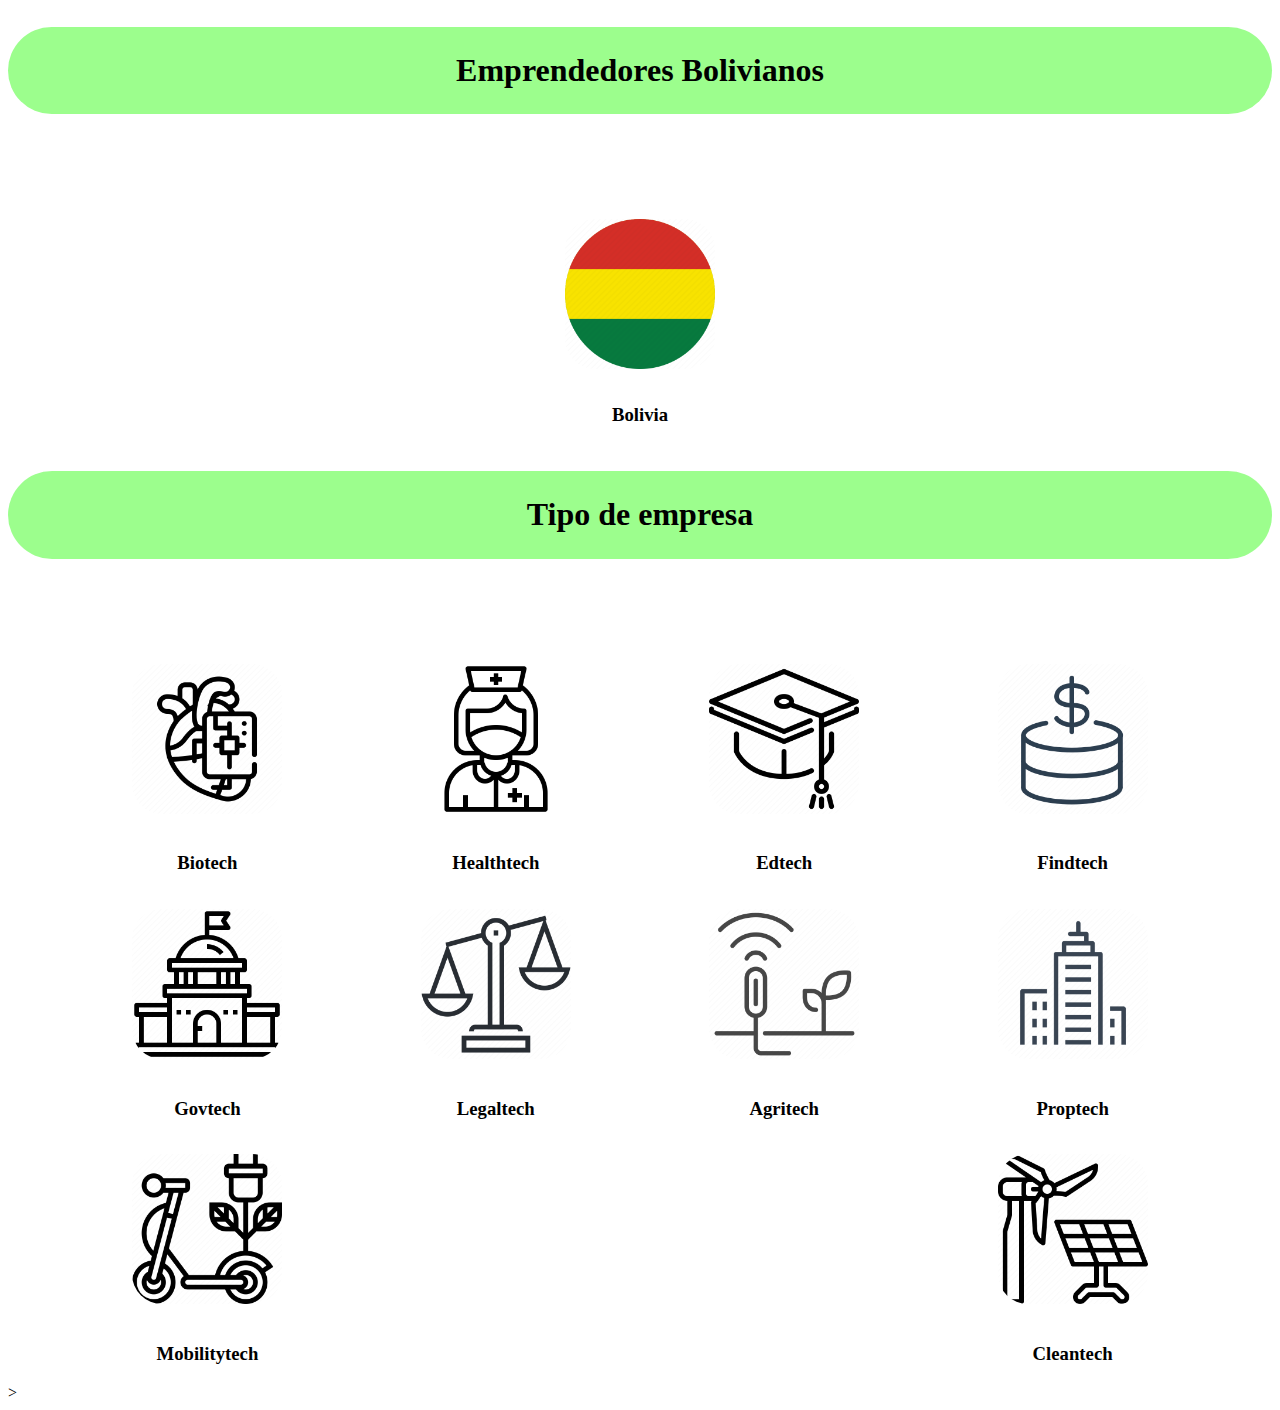
<file: Emprendebolivia.html>
<!DOCTYPE html>
<html lang="en">
<head>
    <meta charset="UTF-8">
    <meta name="viewport" content="width=device-width, initial-scale=1.0">
    <title>Document</title>
    <link rel="stylesheet" href="emprendebolivia.css">
    <link rel="shortcut icon" href="favicon.ico" type="image/x-icon">
    <link rel="stylesheet" href="https://cdn.jsdelivr.net/npm/bootstrap-icons@1.11.1/font/bootstrap-icons.css">
</head>
<body>
   <main>
    <section class="container about" >
        <h2 class="subtitle"> Emprendedores Bolivianos</h2>
    
        <div class="about__main">
            <article class="about__icons">
               <img src="bolivi.png" class="about__icon" > 
                <h3 class="about__title"> Bolivia</h3>
            </article>
        </div>
    </section>

    <section class="container about" >
        <h2 class="subtitle"> Tipo de empresa</h2>
    
        <div class="about__main">
            <article class="about__icons">
                <a  href="EmprendePeru.html" target="_blank" ><img src="biotech.png" class="about__icon" > </a>
                <h3 class="about__title"> Biotech</h3>
            </article>
            <article class="about__icons">
                <a  href="EmprendePeru.html" target="_blank" >   <img src="healtech.png" target="_blank"  class="about__icon" ></a> 
                <h3 class="about__title"> Healthtech</h3>
            </article>
            <article class="about__icons">
                <a  href="EmprendePeru.html" target="_blank" > <img src="edtech.png" target="_blank"  class="about__icon" ></a> 
                <h3 class="about__title"> Edtech</h3>
            </article>
            <article class="about__icons">
                <a  href="EmprendePeru.html" target="_blank" > <img src="fintech.png" target="_blank"  class="about__icon" ></a> 
                <h3 class="about__title"> Findtech</h3>
            </article>
            <article class="about__icons" >
                <a  href="EmprendePeru.html" target="_blank" > <img src="govtech.png"  class="about__icon" ></a> 
                <h3 class="about__title">Govtech</h3>
            </article>
            <article class="about__icons" >
                <a  href="EmprendePeru.html" target="_blank" > <img src="legaltech2.png"  class="about__icon" ></a> 
                <h3 class="about__title">Legaltech</h3>
            </article>
            <article class="about__icons">
                <a  href="EmprendePeru.html" target="_blank" >  <img src="agritech.png" target="_blank"  class="about__icon" ></a> 
                <h3 class="about__title"> Agritech</h3>
            </article>
            <article class="about__icons">
                <a  href="EmprendePeru.html" target="_blank" ><img src="building.png" target="_blank"  class="about__icon" >  </a> 
                <h3 class="about__title"> Proptech</h3>
            </article>
      

            <article class="about__icons" >
                <a  href="EmprendePeru.html" target="_blank" >  <img src="mobility.png"  class="about__icon" ></a>
                <h3 class="about__title">Mobilitytech</h3>
            </article>
            <article class="about__icons">
                   
                <h3 class="about__title"></h3>
            </article>
            <article class="about__icons">
                   
                <h3 class="about__title"></h3>
            </article>
            <article class="about__icons" >
                <a  href="EmprendePeru.html" target="_blank" >   <img src="cleantech.png"  class="about__icon" > </a>
                <h3 class="about__title">Cleantech</h3>
            </article>
        </div>
    </section>

  
   </main>>
</body>
</html>
</file>
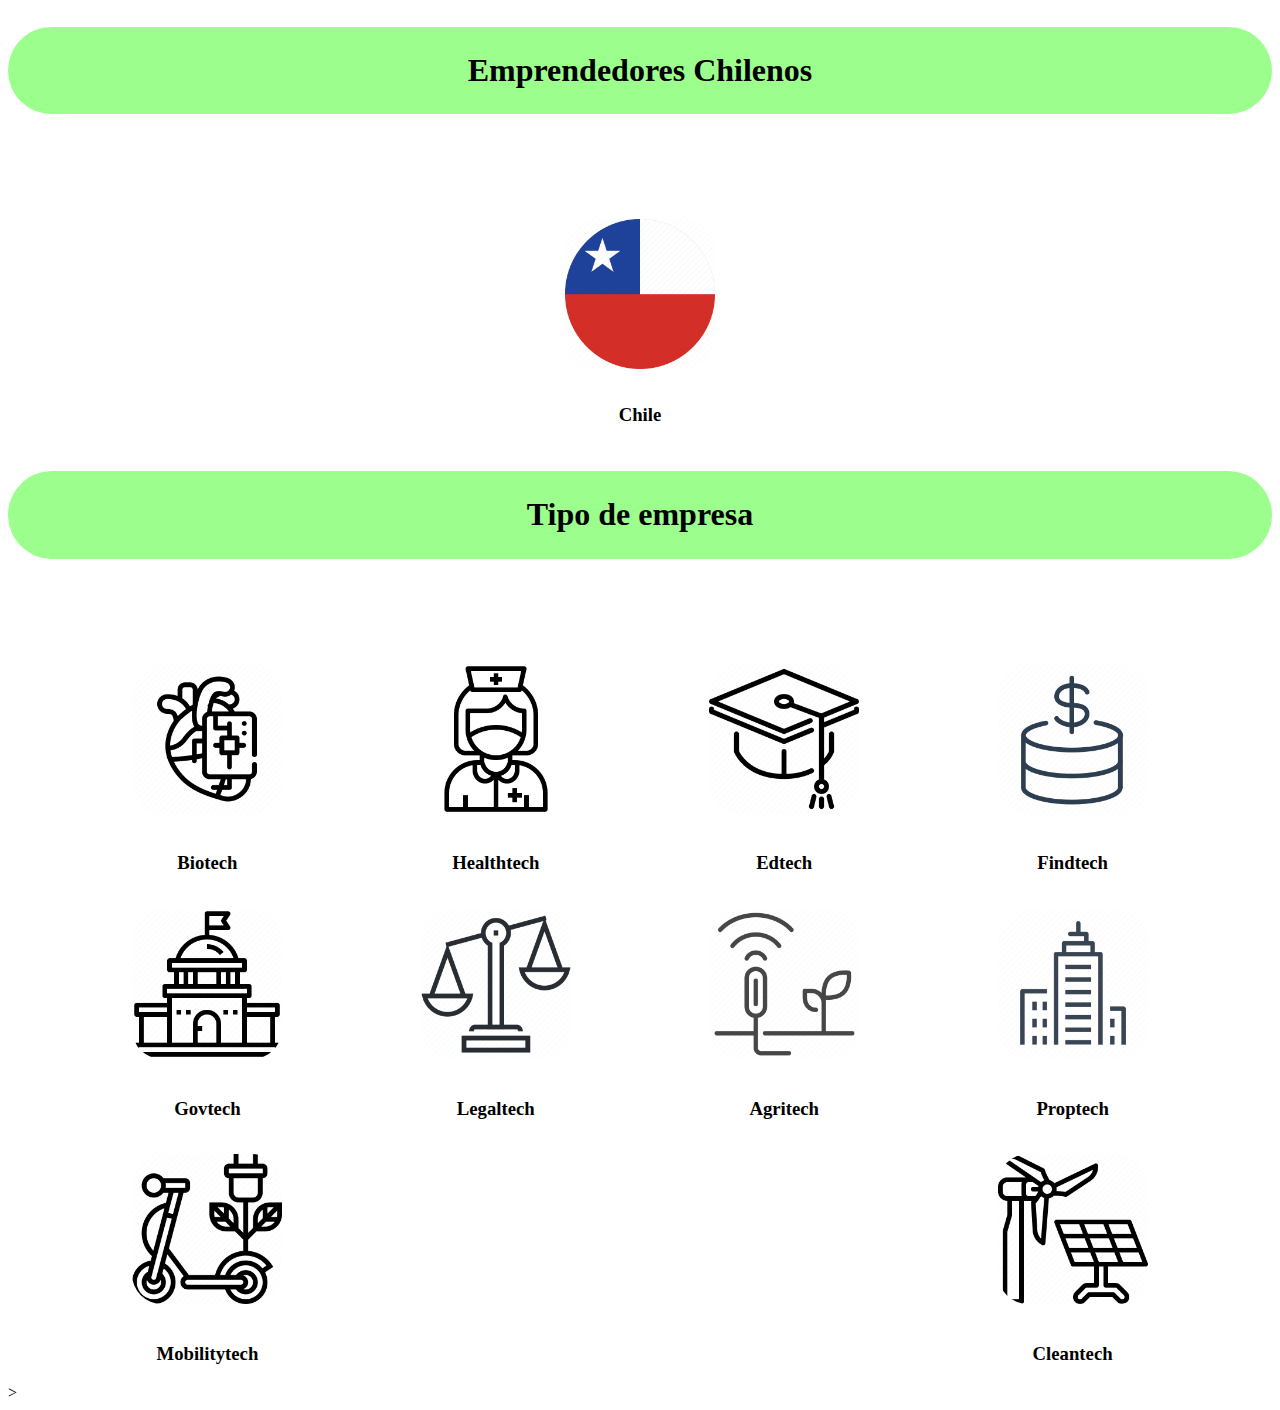
<file: Emprendechile.html>
<!DOCTYPE html>
<html lang="en">
<head>
    <meta charset="UTF-8">
    <meta name="viewport" content="width=device-width, initial-scale=1.0">
    <title>Document</title>
    <link rel="stylesheet" href="emprendechile.css">
    <link rel="shortcut icon" href="favicon.ico" type="image/x-icon">
    <link rel="stylesheet" href="https://cdn.jsdelivr.net/npm/bootstrap-icons@1.11.1/font/bootstrap-icons.css">
</head>
<body>
   <main>
    <section class="container about" >
        <h2 class="subtitle"> Emprendedores Chilenos</h2>
    
        <div class="about__main">
            <article class="about__icons">
               <img src="chile1.png"  class="about__icon" > 
                <h3 class="about__title"> Chile </h3>
            </article>
        </div>
    </section>

    <section class="container about" >
        <h2 class="subtitle"> Tipo de empresa</h2>
    
        <div class="about__main">
            <article class="about__icons">
                <a  href="EmprendePeru.html" target="_blank" ><img src="biotech.png" class="about__icon" > </a>
                <h3 class="about__title"> Biotech</h3>
            </article>
            <article class="about__icons">
                <a  href="EmprendePeru.html" target="_blank" >   <img src="healtech.png" target="_blank"  class="about__icon" ></a> 
                <h3 class="about__title"> Healthtech</h3>
            </article>
            <article class="about__icons">
                <a  href="EmprendePeru.html" target="_blank" > <img src="edtech.png" target="_blank"  class="about__icon" ></a> 
                <h3 class="about__title"> Edtech</h3>
            </article>
            <article class="about__icons">
                <a  href="EmprendePeru.html" target="_blank" > <img src="fintech.png" target="_blank"  class="about__icon" ></a> 
                <h3 class="about__title"> Findtech</h3>
            </article>
            <article class="about__icons" >
                <a  href="EmprendePeru.html" target="_blank" > <img src="govtech.png"  class="about__icon" ></a> 
                <h3 class="about__title">Govtech</h3>
            </article>
            <article class="about__icons" >
                <a  href="EmprendePeru.html" target="_blank" > <img src="legaltech2.png"  class="about__icon" ></a> 
                <h3 class="about__title">Legaltech</h3>
            </article>
            <article class="about__icons">
                <a  href="EmprendePeru.html" target="_blank" >  <img src="agritech.png" target="_blank"  class="about__icon" ></a> 
                <h3 class="about__title"> Agritech</h3>
            </article>
            <article class="about__icons">
                <a  href="EmprendePeru.html" target="_blank" ><img src="building.png" target="_blank"  class="about__icon" >  </a> 
                <h3 class="about__title"> Proptech</h3>
            </article>
      

            <article class="about__icons" >
                <a  href="EmprendePeru.html" target="_blank" >  <img src="mobility.png"  class="about__icon" ></a>
                <h3 class="about__title">Mobilitytech</h3>
            </article>
            <article class="about__icons">
                   
                <h3 class="about__title"></h3>
            </article>
            <article class="about__icons">
                   
                <h3 class="about__title"></h3>
            </article>
            <article class="about__icons" >
                <a  href="EmprendePeru.html" target="_blank" >   <img src="cleantech.png"  class="about__icon" > </a>
                <h3 class="about__title">Cleantech</h3>
            </article>
        </div>
    </section>

  
   </main>>
</body>
</html>
</file>
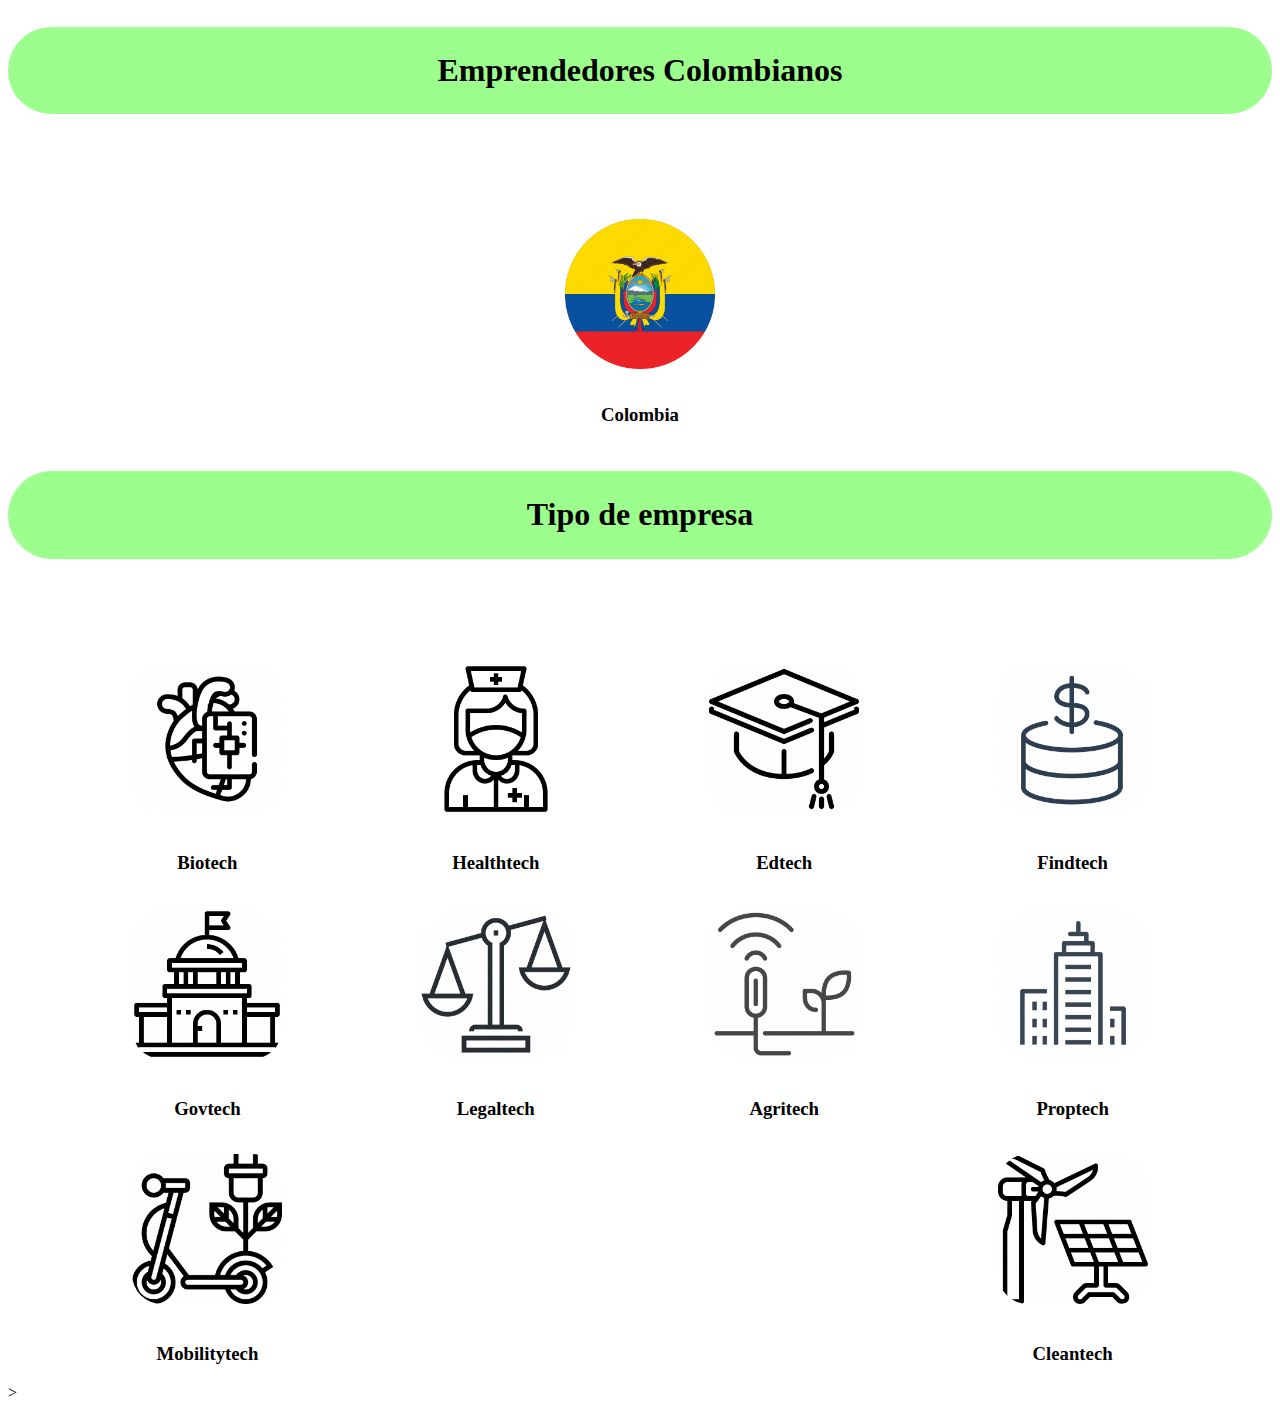
<file: Emprendecolombia.html>
<!DOCTYPE html>
<html lang="en">
<head>
    <meta charset="UTF-8">
    <meta name="viewport" content="width=device-width, initial-scale=1.0">
    <title>Document</title>
    <link rel="stylesheet" href="emprendecolombia.css">
    <link rel="shortcut icon" href="favicon.ico" type="image/x-icon">
    <link rel="stylesheet" href="https://cdn.jsdelivr.net/npm/bootstrap-icons@1.11.1/font/bootstrap-icons.css">
</head>
<body>
   <main>
    <section class="container about" >
        <h2 class="subtitle"> Emprendedores Colombianos</h2>
    
        <div class="about__main">
            <article class="about__icons">
               <img src="colombia1.png" class="about__icon" > 
                <h3 class="about__title"> Colombia</h3>
            </article>
        </div>
    </section>

    <section class="container about" >
        <h2 class="subtitle"> Tipo de empresa</h2>
    
        <div class="about__main">
            <article class="about__icons">
                <a  href="EmprendePeru.html" target="_blank" ><img src="biotech.png" class="about__icon" > </a>
                <h3 class="about__title"> Biotech</h3>
            </article>
            <article class="about__icons">
                <a  href="EmprendePeru.html" target="_blank" >   <img src="healtech.png" target="_blank"  class="about__icon" ></a> 
                <h3 class="about__title"> Healthtech</h3>
            </article>
            <article class="about__icons">
                <a  href="EmprendePeru.html" target="_blank" > <img src="edtech.png" target="_blank"  class="about__icon" ></a> 
                <h3 class="about__title"> Edtech</h3>
            </article>
            <article class="about__icons">
                <a  href="EmprendePeru.html" target="_blank" > <img src="fintech.png" target="_blank"  class="about__icon" ></a> 
                <h3 class="about__title"> Findtech</h3>
            </article>
            <article class="about__icons" >
                <a  href="EmprendePeru.html" target="_blank" > <img src="govtech.png"  class="about__icon" ></a> 
                <h3 class="about__title">Govtech</h3>
            </article>
            <article class="about__icons" >
                <a  href="EmprendePeru.html" target="_blank" > <img src="legaltech2.png"  class="about__icon" ></a> 
                <h3 class="about__title">Legaltech</h3>
            </article>
            <article class="about__icons">
                <a  href="EmprendePeru.html" target="_blank" >  <img src="agritech.png" target="_blank"  class="about__icon" ></a> 
                <h3 class="about__title"> Agritech</h3>
            </article>
            <article class="about__icons">
                <a  href="EmprendePeru.html" target="_blank" ><img src="building.png" target="_blank"  class="about__icon" >  </a> 
                <h3 class="about__title"> Proptech</h3>
            </article>
      

            <article class="about__icons" >
                <a  href="EmprendePeru.html" target="_blank" >  <img src="mobility.png"  class="about__icon" ></a>
                <h3 class="about__title">Mobilitytech</h3>
            </article>
            <article class="about__icons">
                   
                <h3 class="about__title"></h3>
            </article>
            <article class="about__icons">
                   
                <h3 class="about__title"></h3>
            </article>
            <article class="about__icons" >
                <a  href="EmprendePeru.html" target="_blank" >   <img src="cleantech.png"  class="about__icon" > </a>
                <h3 class="about__title">Cleantech</h3>
            </article>
        </div>
    </section>

  
   </main>>
</body>
</html>
</file>
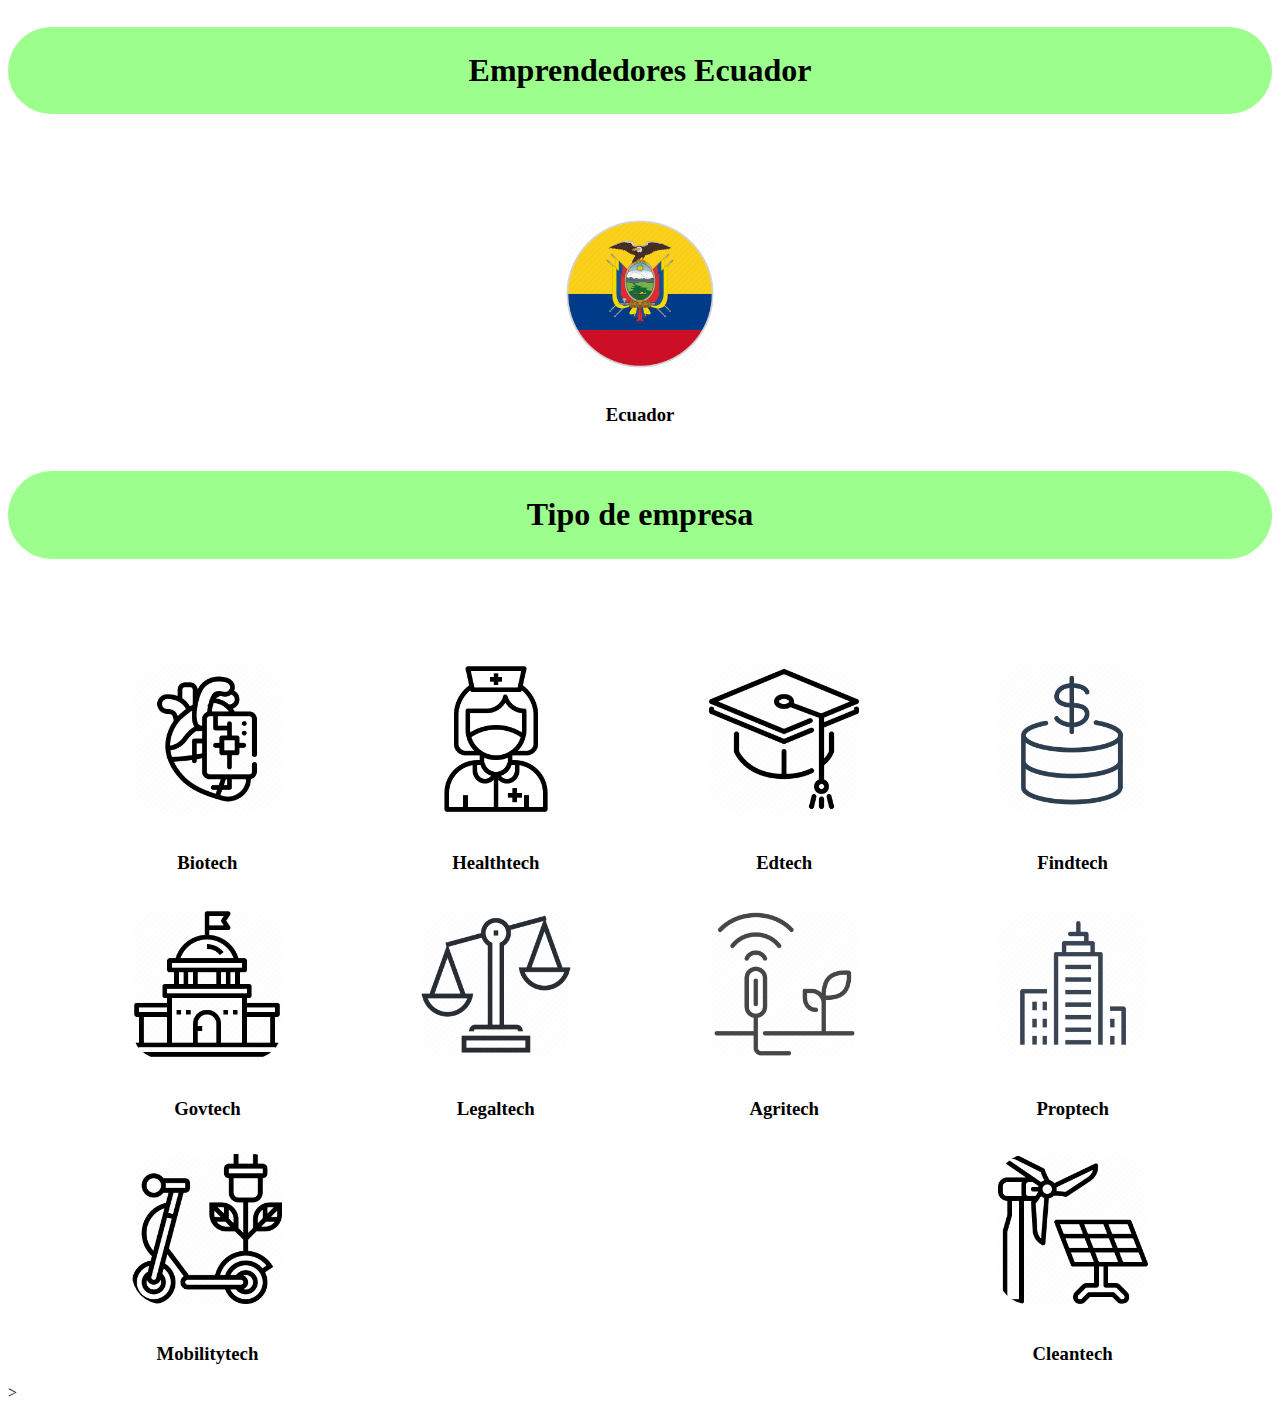
<file: EmprendeEcuador.html>
<!DOCTYPE html>
<html lang="en">
<head>
    <meta charset="UTF-8">
    <meta name="viewport" content="width=device-width, initial-scale=1.0">
    <title>Document</title>
    <link rel="stylesheet" href="emprendeEcuador.css">
    <link rel="shortcut icon" href="favicon.ico" type="image/x-icon">
    <link rel="stylesheet" href="https://cdn.jsdelivr.net/npm/bootstrap-icons@1.11.1/font/bootstrap-icons.css">
</head>
<body>
   <main>
    <section class="container about" >
        <h2 class="subtitle"> Emprendedores Ecuador</h2>
    
        <div class="about__main">
            <article class="about__icons">
               <img src="ecuaddor1.png" class="about__icon" > 
                <h3 class="about__title"> Ecuador</h3>
            </article>
        </div>
    </section>

    <section class="container about" >
        <h2 class="subtitle"> Tipo de empresa</h2>
    
        <div class="about__main">
            <article class="about__icons">
                <a  href="EmprendePeru.html" target="_blank" ><img src="biotech.png" class="about__icon" > </a>
                <h3 class="about__title"> Biotech</h3>
            </article>
            <article class="about__icons">
                <a  href="EmprendePeru.html" target="_blank" >   <img src="healtech.png" target="_blank"  class="about__icon" ></a> 
                <h3 class="about__title"> Healthtech</h3>
            </article>
            <article class="about__icons">
                <a  href="EmprendePeru.html" target="_blank" > <img src="edtech.png" target="_blank"  class="about__icon" ></a> 
                <h3 class="about__title"> Edtech</h3>
            </article>
            <article class="about__icons">
                <a  href="EmprendePeru.html" target="_blank" > <img src="fintech.png" target="_blank"  class="about__icon" ></a> 
                <h3 class="about__title"> Findtech</h3>
            </article>
            <article class="about__icons" >
                <a  href="EmprendePeru.html" target="_blank" > <img src="govtech.png"  class="about__icon" ></a> 
                <h3 class="about__title">Govtech</h3>
            </article>
            <article class="about__icons" >
                <a  href="EmprendePeru.html" target="_blank" > <img src="legaltech2.png"  class="about__icon" ></a> 
                <h3 class="about__title">Legaltech</h3>
            </article>
            <article class="about__icons">
                <a  href="EmprendePeru.html" target="_blank" >  <img src="agritech.png" target="_blank"  class="about__icon" ></a> 
                <h3 class="about__title"> Agritech</h3>
            </article>
            <article class="about__icons">
                <a  href="EmprendePeru.html" target="_blank" ><img src="building.png" target="_blank"  class="about__icon" >  </a> 
                <h3 class="about__title"> Proptech</h3>
            </article>
      

            <article class="about__icons" >
                <a  href="EmprendePeru.html" target="_blank" >  <img src="mobility.png"  class="about__icon" ></a>
                <h3 class="about__title">Mobilitytech</h3>
            </article>
            <article class="about__icons">
                   
                <h3 class="about__title"></h3>
            </article>
            <article class="about__icons">
                   
                <h3 class="about__title"></h3>
            </article>
            <article class="about__icons" >
                <a  href="EmprendePeru.html" target="_blank" >   <img src="cleantech.png"  class="about__icon" > </a>
                <h3 class="about__title">Cleantech</h3>
            </article>
        </div>
    </section>

  
   </main>>
</body>
</html>
</file>
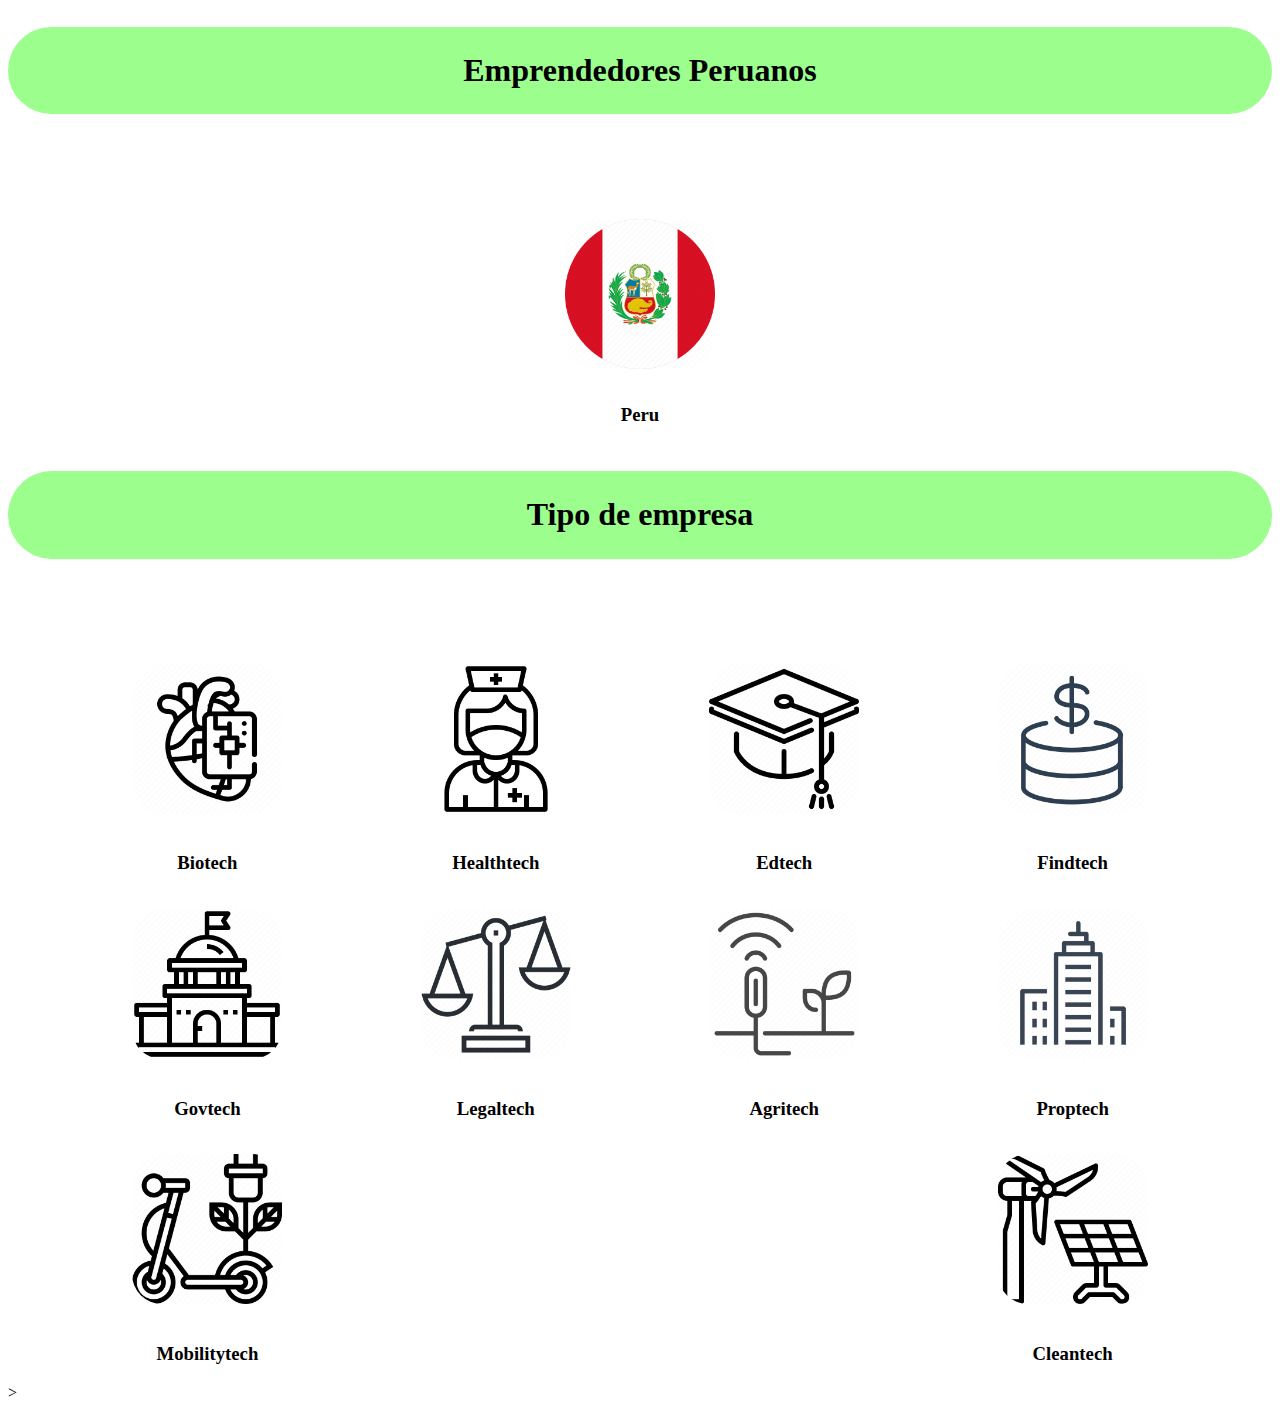
<file: EmprendePeru.html>
<!DOCTYPE html>
<html lang="en">
<head>
    <meta charset="UTF-8">
    <meta name="viewport" content="width=device-width, initial-scale=1.0">
    <title>Document</title>
    <link rel="stylesheet" href="emprendePeru.css">
    <link rel="shortcut icon" href="favicon.ico" type="image/x-icon">
    <link rel="stylesheet" href="https://cdn.jsdelivr.net/npm/bootstrap-icons@1.11.1/font/bootstrap-icons.css">
</head>
<body>
   <main>
    <section class="container about" >
        <h2 class="subtitle"> Emprendedores Peruanos</h2>
    
        <div class="about__main">
            <article class="about__icons">
               <img src="peru1.png" class="about__icon" > 
                <h3 class="about__title"> Peru</h3>
            </article>
        </div>
    </section>

    <section class="container about" >
        <h2 class="subtitle"> Tipo de empresa</h2>
    
        <div class="about__main">
            <article class="about__icons">
                <a  href="EmprendePeru.html" target="_blank" ><img src="biotech.png" class="about__icon" > </a>
                <h3 class="about__title"> Biotech</h3>
            </article>
            <article class="about__icons">
                <a  href="EmprendePeru.html" target="_blank" >   <img src="healtech.png" target="_blank"  class="about__icon" ></a> 
                <h3 class="about__title"> Healthtech</h3>
            </article>
            <article class="about__icons">
                <a  href="EmprendePeru.html" target="_blank" > <img src="edtech.png" target="_blank"  class="about__icon" ></a> 
                <h3 class="about__title"> Edtech</h3>
            </article>
            <article class="about__icons">
                <a  href="EmprendePeru.html" target="_blank" > <img src="fintech.png" target="_blank"  class="about__icon" ></a> 
                <h3 class="about__title"> Findtech</h3>
            </article>
            <article class="about__icons" >
                <a  href="EmprendePeru.html" target="_blank" > <img src="govtech.png"  class="about__icon" ></a> 
                <h3 class="about__title">Govtech</h3>
            </article>
            <article class="about__icons" >
                <a  href="EmprendePeru.html" target="_blank" > <img src="legaltech2.png"  class="about__icon" ></a> 
                <h3 class="about__title">Legaltech</h3>
            </article>
            <article class="about__icons">
                <a  href="EmprendePeru.html" target="_blank" >  <img src="agritech.png" target="_blank"  class="about__icon" ></a> 
                <h3 class="about__title"> Agritech</h3>
            </article>
            <article class="about__icons">
                <a  href="EmprendePeru.html" target="_blank" ><img src="building.png" target="_blank"  class="about__icon" >  </a> 
                <h3 class="about__title"> Proptech</h3>
            </article>
      

            <article class="about__icons" >
                <a  href="EmprendePeru.html" target="_blank" >  <img src="mobility.png"  class="about__icon" ></a>
                <h3 class="about__title">Mobilitytech</h3>
            </article>
            <article class="about__icons">
                   
                <h3 class="about__title"></h3>
            </article>
            <article class="about__icons">
                   
                <h3 class="about__title"></h3>
            </article>
            <article class="about__icons" >
                <a  href="EmprendePeru.html" target="_blank" >   <img src="cleantech.png"  class="about__icon" > </a>
                <h3 class="about__title">Cleantech</h3>
            </article>
        </div>
    </section>

  
   </main>>
</body>
</html>
</file>
<file: emprendebolivia.css>
:root {
    padding: 0;
    margin: 0;
    
}
.about {
    text-align: center;
}
.subtitle {
    color: var (--color-title);
    font-size: 2rem;
    margin-bottom: 25px;
    padding:2%;
    border-radius: 10rem;
    background-color: rgba(34, 253, 0, 0.446);
}
.about__paragraph  {
    line-height: 2;
    background-color: #fffb00;
    border-radius: 20rem;

}
.about__main {
   padding-top: 80px;
   display:grid;
   width: 90%;
   margin: 0 auto;
   gap: 1em;
   overflow: hidden;
   grid-template-columns: repeat(auto-fit, minmax(260px, auto));
}
.about__icons {
    display:grid;
    gap:1em;
    justify-items: center;
    width: 260px;
    overflow: hidden;
    margin: 0 auto;
}
.about__icon {
    width: 150px;
    height :150px;
    border-radius: 30px;
}
</file>
<file: emprendechile.css>
:root {
    padding: 0;
    margin: 0;
    
}
.about {
    text-align: center;
}
.subtitle {
    color: var (--color-title);
    font-size: 2rem;
    margin-bottom: 25px;
    padding:2%;
    border-radius: 10rem;
    background-color: rgba(34, 253, 0, 0.446);
}
.about__paragraph  {
    line-height: 2;
    background-color: #fffb00;
    border-radius: 20rem;

}
.about__main {
   padding-top: 80px;
   display:grid;
   width: 90%;
   margin: 0 auto;
   gap: 1em;
   overflow: hidden;
   grid-template-columns: repeat(auto-fit, minmax(260px, auto));
}
.about__icons {
    display:grid;
    gap:1em;
    justify-items: center;
    width: 260px;
    overflow: hidden;
    margin: 0 auto;
}
.about__icon {
    width: 150px;
    height :150px;
    border-radius: 30px;
}
</file>
<file: emprendecolombia.css>
:root {
    padding: 0;
    margin: 0;
    
}
.about {
    text-align: center;
}
.subtitle {
    color: var (--color-title);
    font-size: 2rem;
    margin-bottom: 25px;
    padding:2%;
    border-radius: 10rem;
    background-color: rgba(34, 253, 0, 0.446);
}
.about__paragraph  {
    line-height: 2;
    background-color: #fffb00;
    border-radius: 20rem;

}
.about__main {
   padding-top: 80px;
   display:grid;
   width: 90%;
   margin: 0 auto;
   gap: 1em;
   overflow: hidden;
   grid-template-columns: repeat(auto-fit, minmax(260px, auto));
}
.about__icons {
    display:grid;
    gap:1em;
    justify-items: center;
    width: 260px;
    overflow: hidden;
    margin: 0 auto;
}
.about__icon {
    width: 150px;
    height :150px;
    border-radius: 30px;
}
</file>
<file: emprendeEcuador.css>
:root {
    padding: 0;
    margin: 0;
    
}
.about {
    text-align: center;
}
.subtitle {
    color: var (--color-title);
    font-size: 2rem;
    margin-bottom: 25px;
    padding:2%;
    border-radius: 10rem;
    background-color: rgba(34, 253, 0, 0.446);
}
.about__paragraph  {
    line-height: 2;
    background-color: #fffb00;
    border-radius: 20rem;

}
.about__main {
   padding-top: 80px;
   display:grid;
   width: 90%;
   margin: 0 auto;
   gap: 1em;
   overflow: hidden;
   grid-template-columns: repeat(auto-fit, minmax(260px, auto));
}
.about__icons {
    display:grid;
    gap:1em;
    justify-items: center;
    width: 260px;
    overflow: hidden;
    margin: 0 auto;
}
.about__icon {
    width: 150px;
    height :150px;
    border-radius: 30px;
}
</file>
<file: emprendePeru.css>
:root {
    padding: 0;
    margin: 0;
    
}
.about {
    text-align: center;
}
.subtitle {
    color: var (--color-title);
    font-size: 2rem;
    margin-bottom: 25px;
    padding:2%;
    border-radius: 10rem;
    background-color: rgba(34, 253, 0, 0.446);
}
.about__paragraph  {
    line-height: 2;
    background-color: #fffb00;
    border-radius: 20rem;

}
.about__main {
   padding-top: 80px;
   display:grid;
   width: 90%;
   margin: 0 auto;
   gap: 1em;
   overflow: hidden;
   grid-template-columns: repeat(auto-fit, minmax(260px, auto));
}
.about__icons {
    display:grid;
    gap:1em;
    justify-items: center;
    width: 260px;
    overflow: hidden;
    margin: 0 auto;
}
.about__icon {
    width: 150px;
    height :150px;
    border-radius: 30px;
}
</file>
